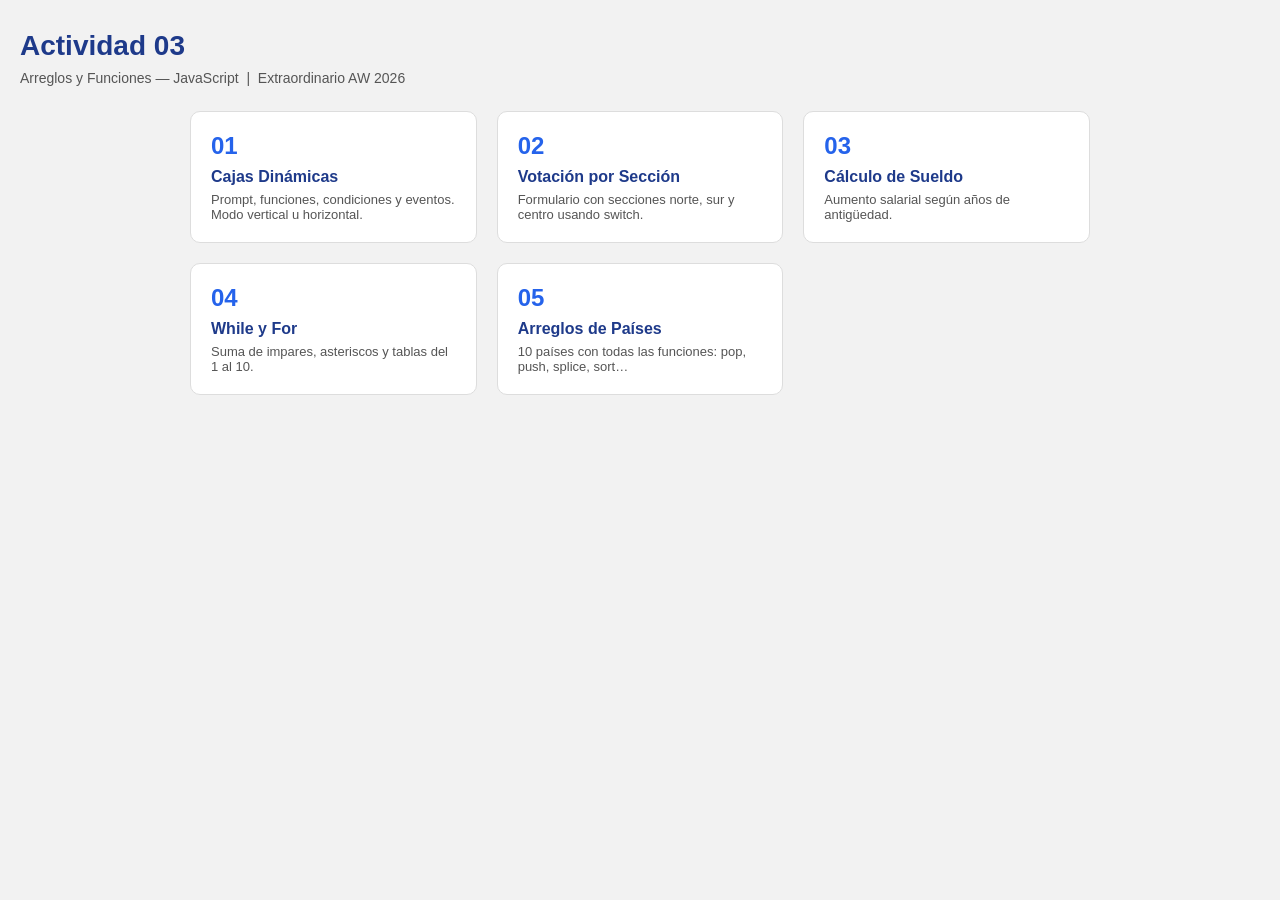
<file: index.html>
<!DOCTYPE html>
<html lang="es">
<head>
  <meta charset="UTF-8" />
  <meta name="viewport" content="width=device-width, initial-scale=1.0" />
  <title>Actividad 03 — Arreglos y Funciones</title>
  <link rel="stylesheet" href="css/styles.css" />
</head>
<body>

  <h1> Actividad 03</h1>
  <p class="desc">Arreglos y Funciones — JavaScript &nbsp;|&nbsp; Extraordinario AW 2026</p>

  <div class="menu-grid">

    <a class="menu-card" href="ejercicio1.html">
      <div class="num">01</div>
      <h2>Cajas Dinámicas</h2>
      <p>Prompt, funciones, condiciones y eventos. Modo vertical u horizontal.</p>
    </a>

    <a class="menu-card" href="ejercicio2.html">
      <div class="num">02</div>
      <h2>Votación por Sección</h2>
      <p>Formulario con secciones norte, sur y centro usando switch.</p>
    </a>

    <a class="menu-card" href="ejercicio3.html">
      <div class="num">03</div>
      <h2>Cálculo de Sueldo</h2>
      <p>Aumento salarial según años de antigüedad.</p>
    </a>

    <a class="menu-card" href="ejercicio4.html">
      <div class="num">04</div>
      <h2>While y For</h2>
      <p>Suma de impares, asteriscos y tablas del 1 al 10.</p>
    </a>

    <a class="menu-card" href="ejercicio5.html">
      <div class="num">05</div>
      <h2>Arreglos de Países</h2>
      <p>10 países con todas las funciones: pop, push, splice, sort…</p>
    </a>

  </div>

</body>
</html>
</file>
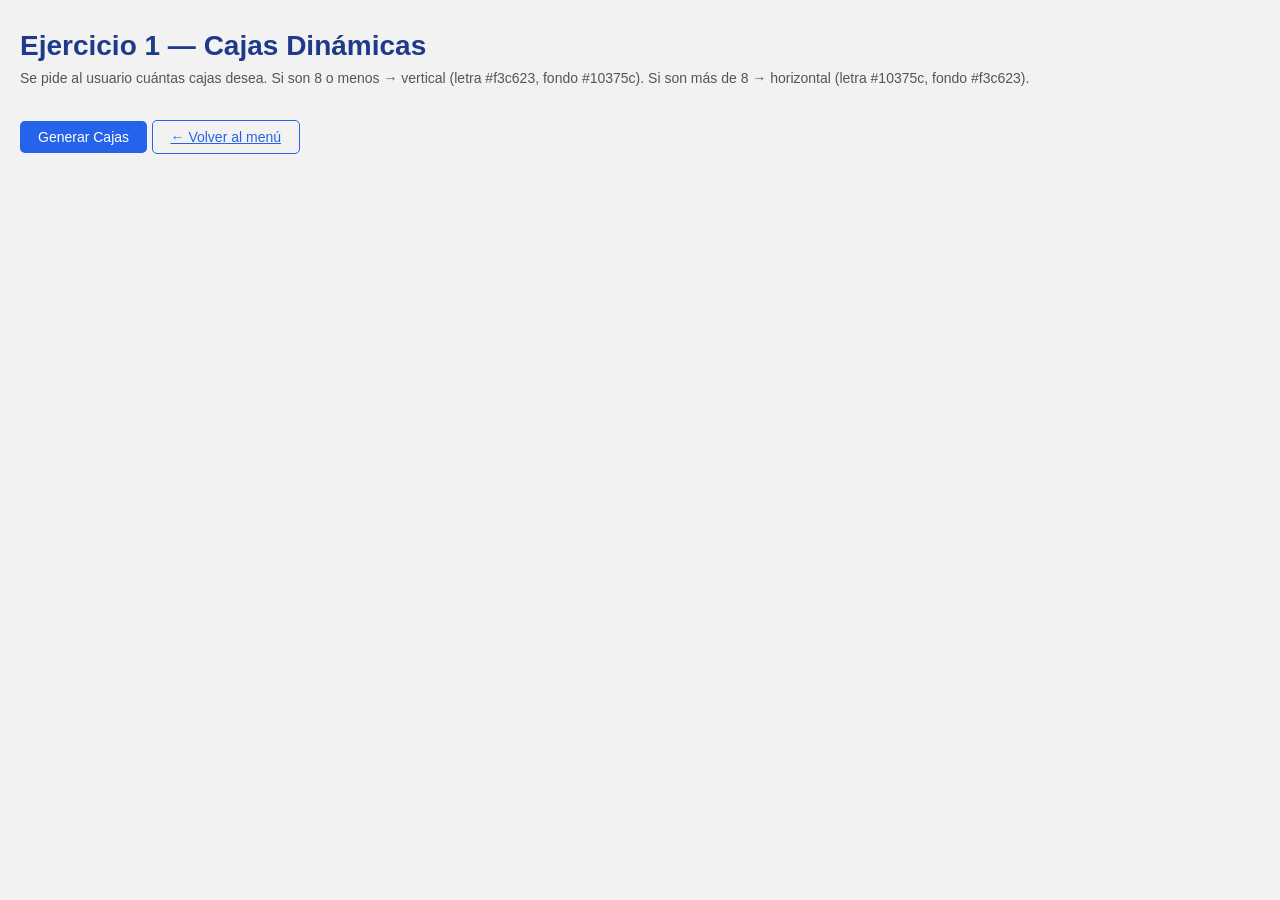
<file: ejercicio1.html>
<!DOCTYPE html>
<html lang="es">
<head>
  <meta charset="UTF-8" />
  <meta name="viewport" content="width=device-width, initial-scale=1.0" />
  <title>Ejercicio 1 — Cajas Dinámicas</title>
  <link rel="stylesheet" href="css/styles.css" />
</head>
<body>

  <h1> Ejercicio 1 — Cajas Dinámicas</h1>
  <p class="desc">
    Se pide al usuario cuántas cajas desea. Si son 8 o menos → vertical
    (letra #f3c623, fondo #10375c). Si son más de 8 → horizontal
    (letra #10375c, fondo #f3c623).
  </p>

  <div class="btn-group">
    <button class="btn" onclick="generarCajas()">Generar Cajas</button>
    <a class="btn btn-outline" href="index.html">← Volver al menú</a>
  </div>

  
  <p id="mensaje"></p>

  <div id="contenedor"></div>

  <script src="js/ejercicio1.js"></script>
</body>
</html>
</file>
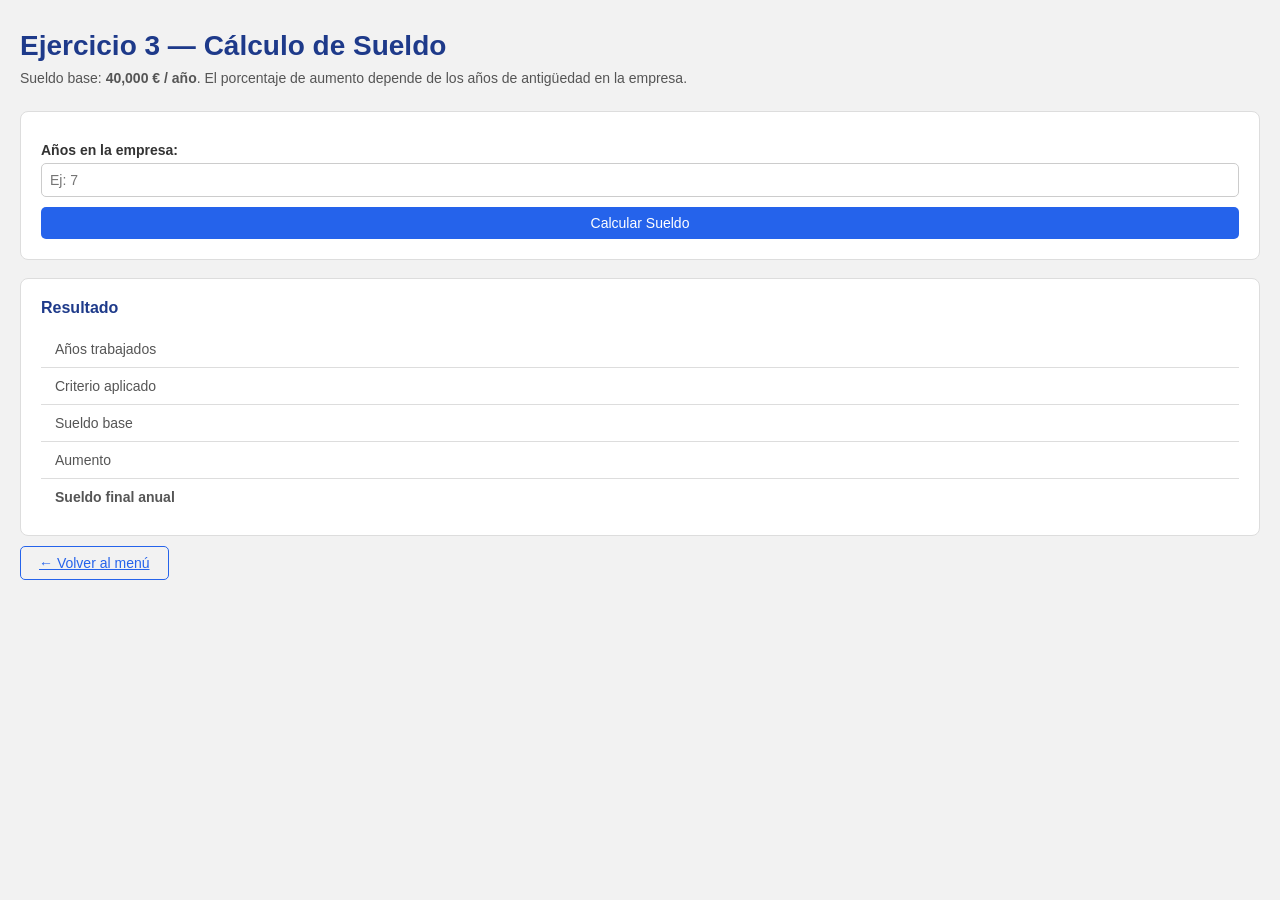
<file: ejercicio3.html>
<!DOCTYPE html>
<html lang="es">
<head>
  <meta charset="UTF-8" />
  <meta name="viewport" content="width=device-width, initial-scale=1.0" />
  <title>Ejercicio 3 — Cálculo de Sueldo</title>
  <link rel="stylesheet" href="css/styles.css" />
</head>
<body>

  <h1>Ejercicio 3 — Cálculo de Sueldo</h1>

  <p class="desc">
    Sueldo base: <strong class="sueldo-destacado">40,000 € / año</strong>.
    El porcentaje de aumento depende de los años de antigüedad en la empresa.
  </p>

  <div class="card">
    <label for="anios">Años en la empresa:</label>
    <input type="number" id="anios" placeholder="Ej: 7" min="0" />
    <button class="btn btn-full" onclick="calcularSueldo()">Calcular Sueldo</button>
  </div>

  <div id="resultados" class="card oculto">
    <h2>Resultado</h2>
    <table class="tabla-resultado">
      <tr><td>Años trabajados</td><td id="tdAnios"></td></tr>
      <tr><td>Criterio aplicado</td><td id="tdCriterio"></td></tr>
      <tr><td>Sueldo base</td><td id="tdBase"></td></tr>
      <tr><td>Aumento</td><td id="tdAumento"></td></tr>
      <tr><td><strong>Sueldo final anual</strong></td><td id="tdFinal"></td></tr>
    </table>
  </div>

  <div class="btn-group">
    <a class="btn btn-outline" href="index.html">← Volver al menú</a>
  </div>

  <script src="js/ejercicio3.js"></script>
</body>
</html>
</file>
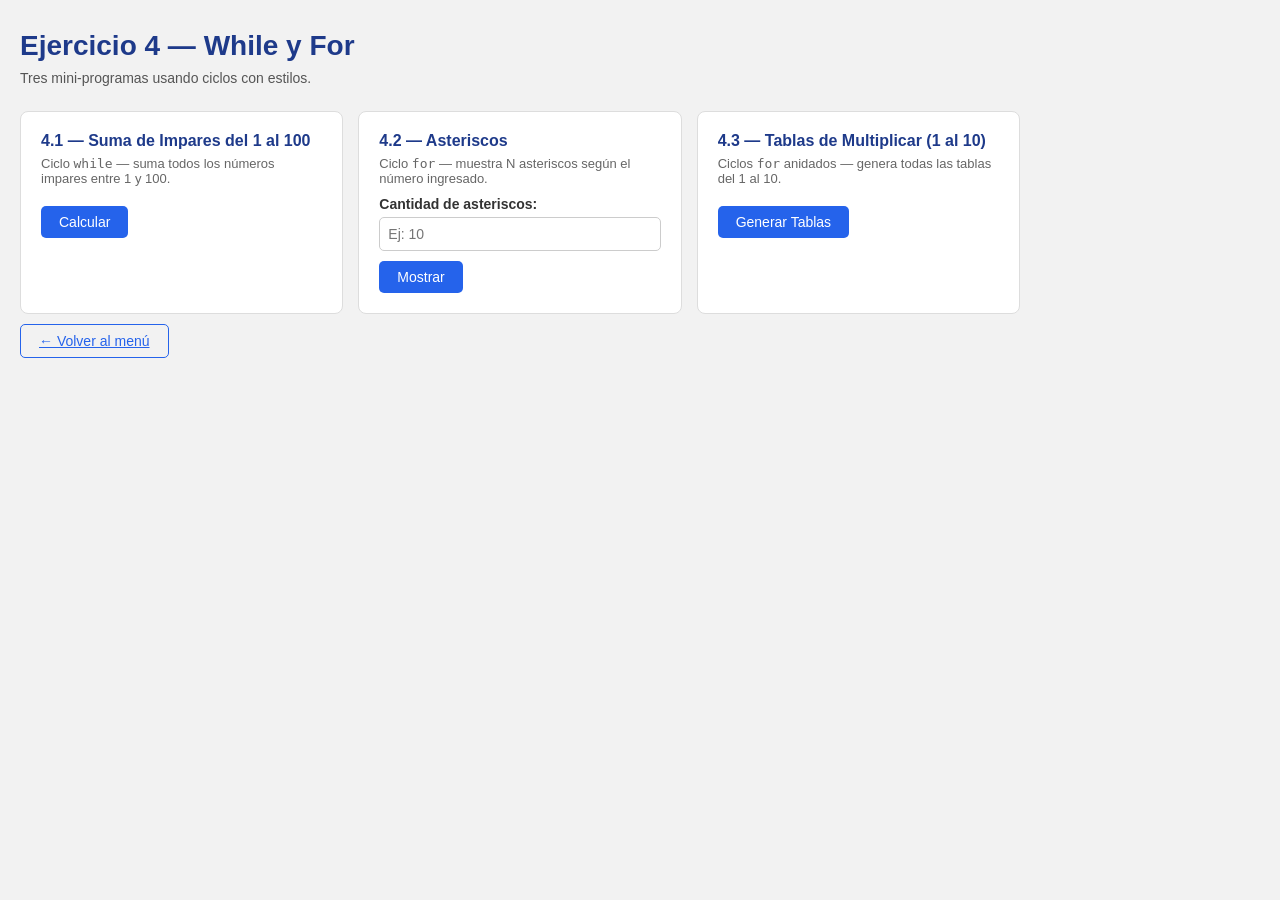
<file: ejercicio4.html>
<!DOCTYPE html>
<html lang="es">
<head>
  <meta charset="UTF-8" />
  <meta name="viewport" content="width=device-width, initial-scale=1.0" />
  <title>Ejercicio 4 — While y For</title>
  <link rel="stylesheet" href="css/styles.css" />
</head>
<body>

  <h1>Ejercicio 4 — While y For</h1>
  <p class="desc">Tres mini-programas usando ciclos con estilos.</p>

  <div class="grid">

  
    <div class="card">
      <h2>4.1 — Suma de Impares del 1 al 100</h2>
      <p class="metodo">Ciclo <code>while</code> — suma todos los números impares entre 1 y 100.</p>
      <button class="btn" onclick="sumaImpares()">Calcular</button>
      <div class="output" id="out1"></div>
    </div>
 
    <div class="card">
      <h2>4.2 — Asteriscos</h2>
      <p class="metodo">Ciclo <code>for</code> — muestra N asteriscos según el número ingresado.</p>
      <label for="numAsteriscos">Cantidad de asteriscos:</label>
      <input type="number" id="numAsteriscos" placeholder="Ej: 10" min="1" />
      <button class="btn" onclick="mostrarAsteriscos()">Mostrar</button>
      <div class="output" id="out2"></div>
    </div>

  
    <div class="card">
      <h2>4.3 — Tablas de Multiplicar (1 al 10)</h2>
      <p class="metodo">Ciclos <code>for</code> anidados — genera todas las tablas del 1 al 10.</p>
      <button class="btn" onclick="tablasMultiplicar()">Generar Tablas</button>
      <div class="output" id="out3"></div>
    </div>

  </div>

  <div class="btn-group">
    <a class="btn btn-outline" href="index.html">← Volver al menú</a>
  </div>

  <script src="js/ejercicio4.js"></script>
</body>
</html>
</file>
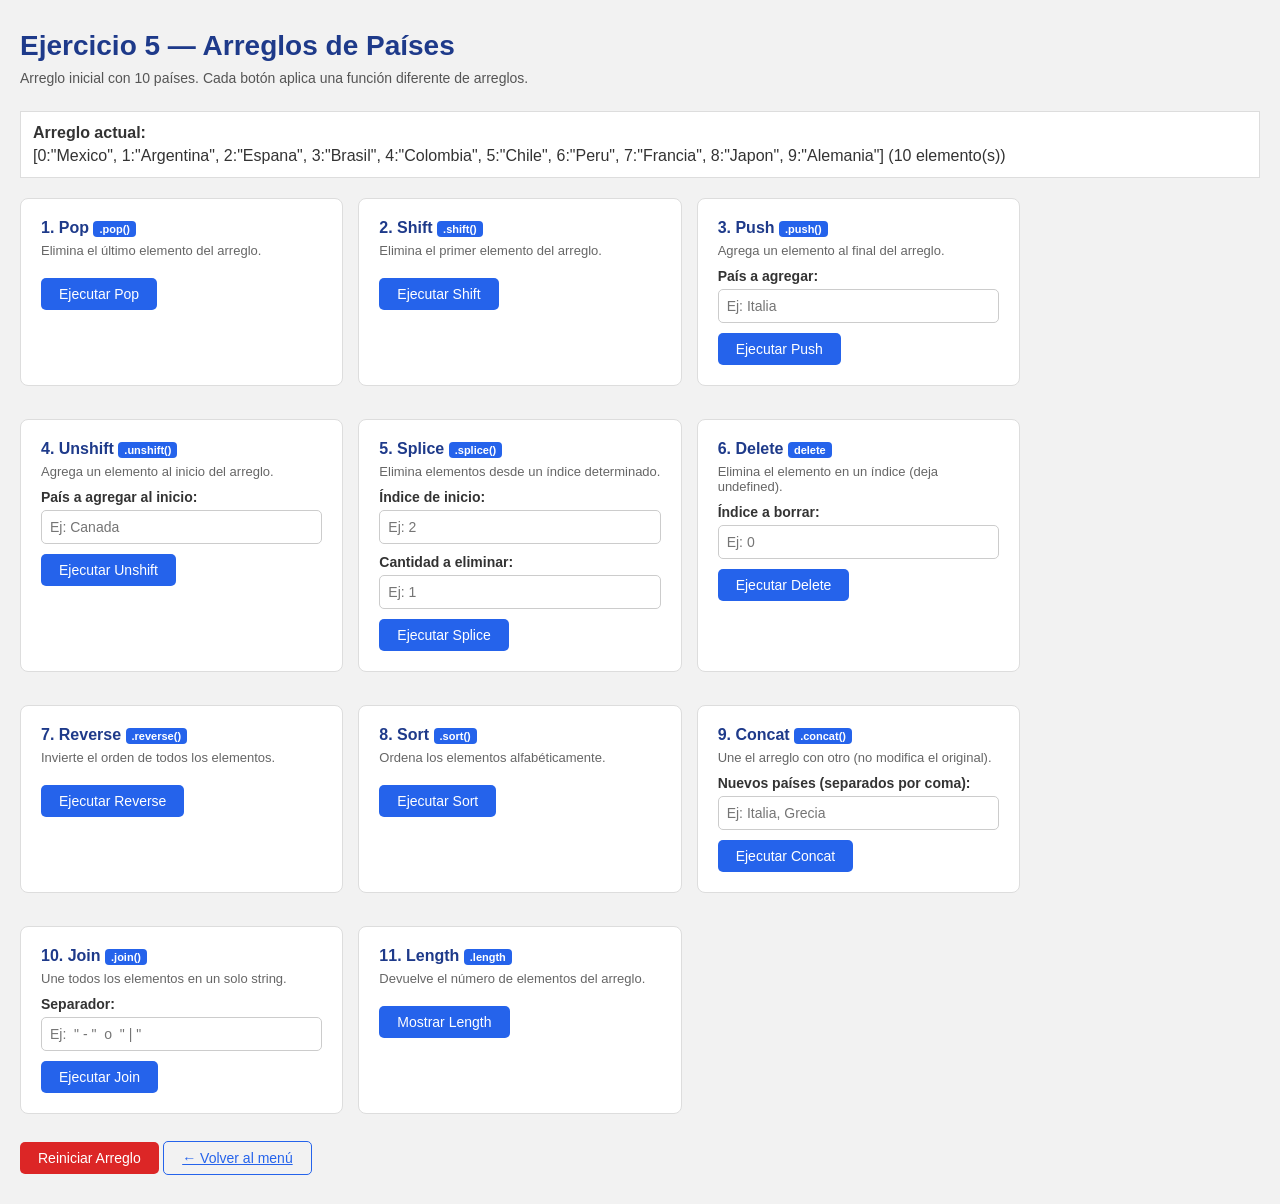
<file: ejercicio5.html>
<!DOCTYPE html>
<html lang="es">
<head>
  <meta charset="UTF-8" />
  <meta name="viewport" content="width=device-width, initial-scale=1.0" />
  <title>Ejercicio 5 — Arreglos de Países</title>
  <link rel="stylesheet" href="css/styles.css" />
</head>
<body>

  <h1> Ejercicio 5 — Arreglos de Países</h1>
  <p class="desc">Arreglo inicial con 10 países. Cada botón aplica una función diferente de arreglos.</p>

   
  <div class="arr-display">
    <span>Arreglo actual:</span>
    <div id="arrDisplay"></div>
  </div>

  
  <div class="grid">

    
    <div class="card">
      <h2>1. Pop <span class="badge">.pop()</span></h2>
      <p class="metodo">Elimina el último elemento del arreglo.</p>
      <button class="btn" onclick="accionPop()">Ejecutar Pop</button>
      <div class="output" id="outPop"></div>
    </div>

   
    <div class="card">
      <h2>2. Shift <span class="badge">.shift()</span></h2>
      <p class="metodo">Elimina el primer elemento del arreglo.</p>
      <button class="btn" onclick="accionShift()">Ejecutar Shift</button>
      <div class="output" id="outShift"></div>
    </div>

    
    <div class="card">
      <h2>3. Push <span class="badge">.push()</span></h2>
      <p class="metodo">Agrega un elemento al final del arreglo.</p>
      <label for="inPush">País a agregar:</label>
      <input type="text" id="inPush" placeholder="Ej: Italia" />
      <button class="btn" onclick="accionPush()">Ejecutar Push</button>
      <div class="output" id="outPush"></div>
    </div>

    
    <div class="card">
      <h2>4. Unshift <span class="badge">.unshift()</span></h2>
      <p class="metodo">Agrega un elemento al inicio del arreglo.</p>
      <label for="inUnshift">País a agregar al inicio:</label>
      <input type="text" id="inUnshift" placeholder="Ej: Canada" />
      <button class="btn" onclick="accionUnshift()">Ejecutar Unshift</button>
      <div class="output" id="outUnshift"></div>
    </div>

   
    <div class="card">
      <h2>5. Splice <span class="badge">.splice()</span></h2>
      <p class="metodo">Elimina elementos desde un índice determinado.</p>
      <label for="inSpliceIdx">Índice de inicio:</label>
      <input type="number" id="inSpliceIdx" placeholder="Ej: 2" min="0" />
      <label for="inSpliceCant">Cantidad a eliminar:</label>
      <input type="number" id="inSpliceCant" placeholder="Ej: 1" min="1" />
      <button class="btn" onclick="accionSplice()">Ejecutar Splice</button>
      <div class="output" id="outSplice"></div>
    </div>

   
    <div class="card">
      <h2>6. Delete <span class="badge">delete</span></h2>
      <p class="metodo">Elimina el elemento en un índice (deja undefined).</p>
      <label for="inDelete">Índice a borrar:</label>
      <input type="number" id="inDelete" placeholder="Ej: 0" min="0" />
      <button class="btn" onclick="accionDelete()">Ejecutar Delete</button>
      <div class="output" id="outDelete"></div>
    </div>

    
    <div class="card">
      <h2>7. Reverse <span class="badge">.reverse()</span></h2>
      <p class="metodo">Invierte el orden de todos los elementos.</p>
      <button class="btn" onclick="accionReverse()">Ejecutar Reverse</button>
      <div class="output" id="outReverse"></div>
    </div>

   
    <div class="card">
      <h2>8. Sort <span class="badge">.sort()</span></h2>
      <p class="metodo">Ordena los elementos alfabéticamente.</p>
      <button class="btn" onclick="accionSort()">Ejecutar Sort</button>
      <div class="output" id="outSort"></div>
    </div>

    
    <div class="card">
      <h2>9. Concat <span class="badge">.concat()</span></h2>
      <p class="metodo">Une el arreglo con otro (no modifica el original).</p>
      <label for="inConcat">Nuevos países (separados por coma):</label>
      <input type="text" id="inConcat" placeholder="Ej: Italia, Grecia" />
      <button class="btn" onclick="accionConcat()">Ejecutar Concat</button>
      <div class="output" id="outConcat"></div>
    </div>

 
    <div class="card">
      <h2>10. Join <span class="badge">.join()</span></h2>
      <p class="metodo">Une todos los elementos en un solo string.</p>
      <label for="inJoin">Separador:</label>
      <input type="text" id="inJoin" placeholder='Ej:  " - "  o  " | "' />
      <button class="btn" onclick="accionJoin()">Ejecutar Join</button>
      <div class="output" id="outJoin"></div>
    </div>

  
    <div class="card">
      <h2>11. Length <span class="badge">.length</span></h2>
      <p class="metodo">Devuelve el número de elementos del arreglo.</p>
      <button class="btn" onclick="accionLength()">Mostrar Length</button>
      <div class="output" id="outLength"></div>
    </div>

  </div>

 
  <div class="btn-group">
    <button class="btn btn-danger" onclick="resetArr()"> Reiniciar Arreglo</button>
    <a class="btn btn-outline" href="index.html">← Volver al menú</a>
  </div>

  <script src="js/ejercicio5.js"></script>
</body>
</html>
</file>
<file: css/styles.css>
* {
  margin: 0;
  padding: 0;
  box-sizing: border-box;
}

body {
  font-family: Arial, Helvetica, sans-serif;
  background-color: #f2f2f2;
  color: #333;
  min-height: 100vh;
  padding: 30px 20px;
}

 
h1 {
  color: #1e3a8a;
  font-size: 28px;
  margin-bottom: 8px;
}

h2 {
  color: #1e3a8a;
  font-size: 16px;
  margin-bottom: 6px;
}

p.desc {
  color: #555;
  font-size: 14px;
  margin-bottom: 25px;
}

 
.card {
  background: #ffffff;
  border-radius: 8px;
  padding: 20px;
  margin-bottom: 18px;
  border: 1px solid #ddd;
}

.card .metodo {
  font-size: 13px;
  color: #666;
  margin-bottom: 10px;
}

 
.grid {
  display: grid;
  grid-template-columns: repeat(auto-fit, minmax(280px, 1fr));
  gap: 15px;
  max-width: 1000px;
}

 
label {
  display: block;
  font-weight: bold;
  font-size: 14px;
  margin-top: 10px;
  margin-bottom: 5px;
}

input[type="text"],
input[type="number"],
select,
textarea {
  width: 100%;
  padding: 8px;
  border-radius: 5px;
  border: 1px solid #ccc;
  font-size: 14px;
}

input:focus,
select:focus,
textarea:focus {
  outline: none;
  border-color: #1e3a8a;
}

 
.btn {
  background: #2563eb;
  color: #ffffff;
  border: none;
  padding: 8px 18px;
  border-radius: 5px;
  cursor: pointer;
  margin-top: 10px;
  font-size: 14px;
  transition: background 0.2s, transform 0.1s;
}

.btn:hover {
  background: #1e40af;
}

.btn:active {
  transform: translateY(1px);
}

.btn-outline {
  background: transparent;
  border: 1px solid #2563eb;
  color: #2563eb;
}

.btn-outline:hover {
  background: #2563eb;
  color: #fff;
}

.btn-danger {
  background: #dc2626;
}

.btn-danger:hover {
  background: #b91c1c;
}

.btn-full {
  width: 100%;
}

 
.output {
  margin-top: 10px;
  background: #eef2ff;
  border-left: 4px solid #2563eb;
  padding: 10px;
  font-size: 13px;
  white-space: pre-wrap;
  display: none;
}
 
.arr-display {
  background: #ffffff;
  border: 1px solid #ddd;
  padding: 12px;
  margin-bottom: 20px;
}

.arr-display span {
  font-weight: bold;
  display: block;
  margin-bottom: 5px;
}

 
.badge {
  background: #2563eb;
  color: white;
  padding: 2px 6px;
  font-size: 11px;
  border-radius: 4px;
}

 
.tabla-resultado {
  width: 100%;
  border-collapse: collapse;
  margin-top: 14px;
  font-size: 14px;
}

.tabla-resultado td {
  padding: 10px 14px;
  border-bottom: 1px solid #ddd;
}

.tabla-resultado td:first-child {
  color: #555;
}

.tabla-resultado td:last-child {
  color: #1e3a8a;
  font-weight: bold;
  text-align: right;
}

.tabla-resultado tr:last-child td {
  border-bottom: none;
}

 
.barra-row {
  display: flex;
  align-items: center;
  gap: 10px;
  margin-bottom: 8px;
}

.barra-label {
  width: 70px;
  font-size: 13px;
  color: #555;
  text-transform: capitalize;
}

.barra {
  height: 18px;
  background: #2563eb;
  border-radius: 4px;
  min-width: 4px;
  transition: width 0.5s ease;
}

.barra-count {
  font-size: 13px;
  color: #1e3a8a;
}

 
.menu-grid {
  display: grid;
  grid-template-columns: repeat(auto-fit, minmax(260px, 1fr));
  gap: 20px;
  max-width: 900px;
  margin: 0 auto 30px auto;
}

.menu-card {
  background: #ffffff;
  border-radius: 10px;
  padding: 20px;
  text-decoration: none;
  color: #333;
  border: 1px solid #ddd;
  display: block;
  transition: transform 0.2s, box-shadow 0.2s;
}

.menu-card:hover {
  transform: translateY(-4px);
  box-shadow: 0 4px 12px rgba(0,0,0,0.1);
}

.menu-card .num {
  font-size: 24px;
  font-weight: bold;
  color: #2563eb;
  margin-bottom: 8px;
}

.menu-card h2 {
  font-size: 16px;
  margin-bottom: 6px;
  color: #1e3a8a;
}

.menu-card p {
  font-size: 13px;
  color: #555;
}
</file>
